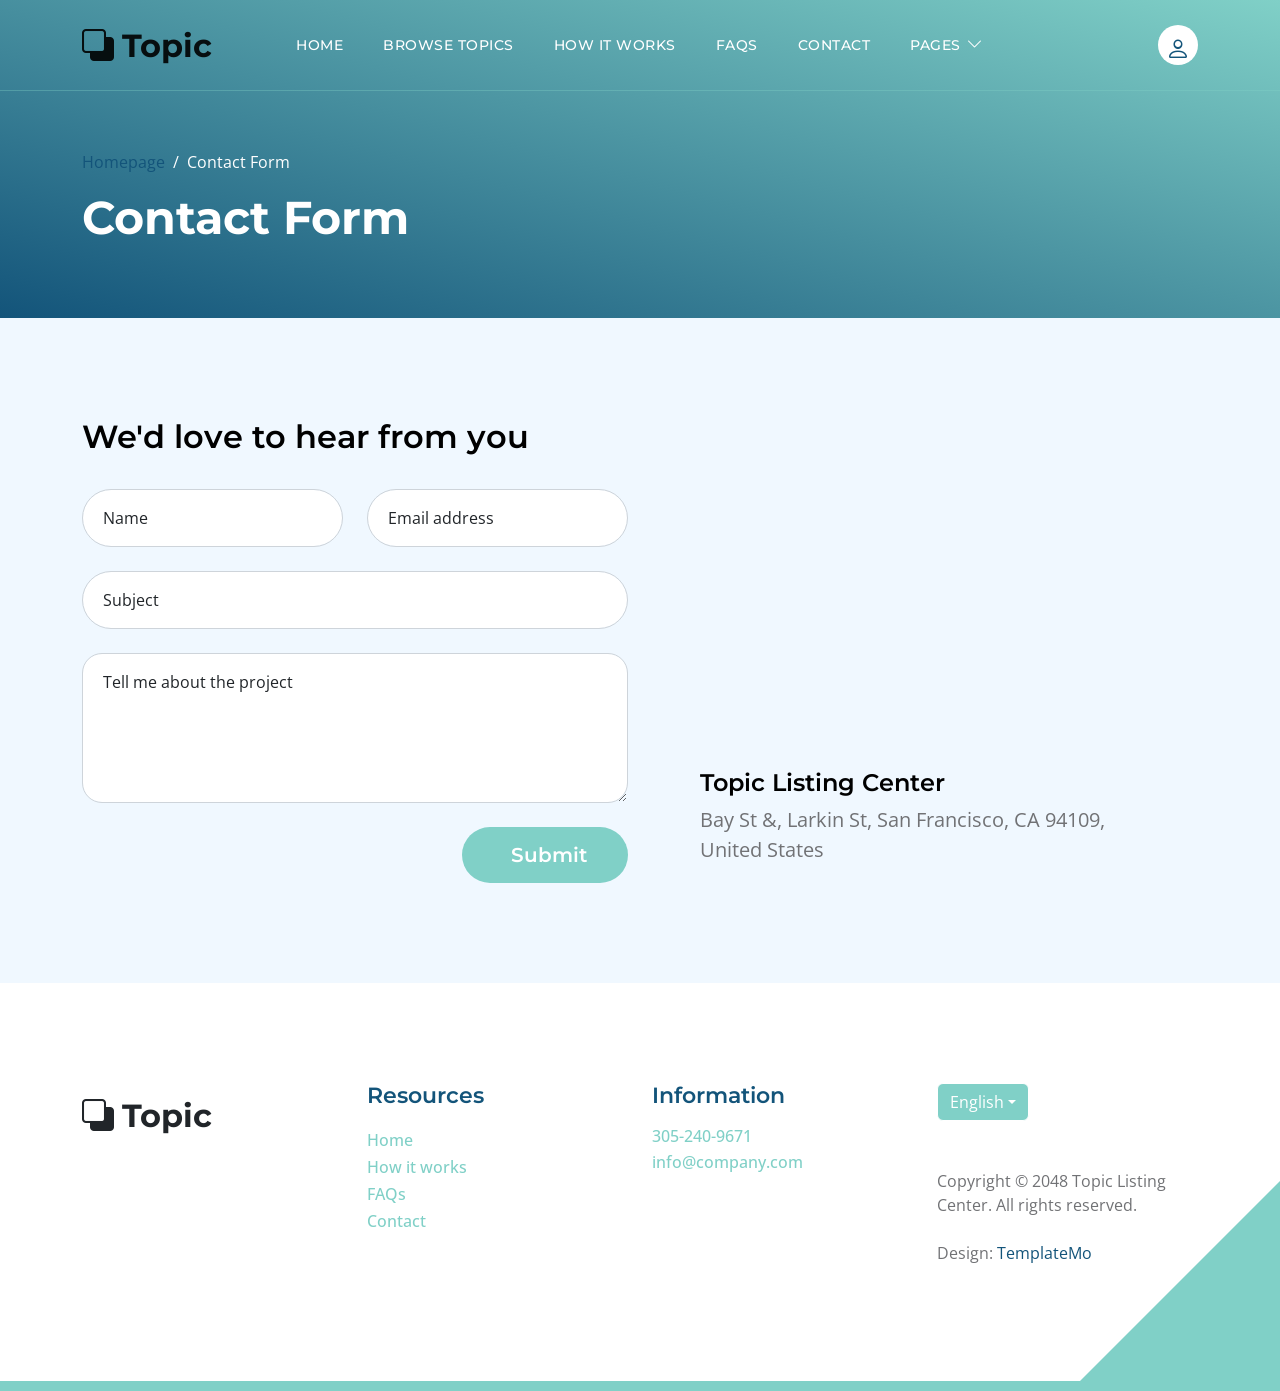
<file: static/contact.html>
<!doctype html>
<html lang="en">
    <head>
        <meta charset="utf-8">
        <meta name="viewport" content="width=device-width, initial-scale=1">

        <meta name="description" content="">
        <meta name="author" content="">

        <title>Topic Listing Contact Page</title>

        <!-- CSS FILES -->        
        <link rel="preconnect" href="https://fonts.googleapis.com">
        
        <link rel="preconnect" href="https://fonts.gstatic.com" crossorigin>

        <link href="https://fonts.googleapis.com/css2?family=Montserrat:wght@500;600;700&family=Open+Sans&display=swap" rel="stylesheet">
                        
        <link href="css/bootstrap.min.css" rel="stylesheet">

        <link href="css/bootstrap-icons.css" rel="stylesheet">

        <link href="css/templatemo-topic-listing.css" rel="stylesheet">
<!--

TemplateMo 590 topic listing

https://templatemo.com/tm-590-topic-listing

-->
    </head>
    
    <body class="topics-listing-page" id="top">

        <main>

            <nav class="navbar navbar-expand-lg">
                <div class="container">
                    <a class="navbar-brand" href="index.html">
                        <i class="bi-back"></i>
                        <span>Topic</span>
                    </a>

                    <div class="d-lg-none ms-auto me-4">
                        <a href="#top" class="navbar-icon bi-person smoothscroll"></a>
                    </div>
    
                    <button class="navbar-toggler" type="button" data-bs-toggle="collapse" data-bs-target="#navbarNav" aria-controls="navbarNav" aria-expanded="false" aria-label="Toggle navigation">
                        <span class="navbar-toggler-icon"></span>
                    </button>
    
                    <div class="collapse navbar-collapse" id="navbarNav">
                        <ul class="navbar-nav ms-lg-5 me-lg-auto">
                            <li class="nav-item">
                                <a class="nav-link click-scroll" href="index.html#section_1">Home</a>
                            </li>

                            <li class="nav-item">
                                <a class="nav-link click-scroll" href="index.html#section_2">Browse Topics</a>
                            </li>
    
                            <li class="nav-item">
                                <a class="nav-link click-scroll" href="index.html#section_3">How it works</a>
                            </li>

                            <li class="nav-item">
                                <a class="nav-link click-scroll" href="index.html#section_4">FAQs</a>
                            </li>
    
                            <li class="nav-item">
                                <a class="nav-link click-scroll" href="index.html#section_5">Contact</a>
                            </li>

                            <li class="nav-item dropdown">
                                <a class="nav-link dropdown-toggle" href="#section_5" id="navbarLightDropdownMenuLink" role="button" data-bs-toggle="dropdown" aria-expanded="false">Pages</a>

                                <ul class="dropdown-menu dropdown-menu-light" aria-labelledby="navbarLightDropdownMenuLink">
                                    <li><a class="dropdown-item" href="topics-listing.html">Topics Listing</a></li>

                                    <li><a class="dropdown-item active" href="contact.html">Contact Form</a></li>
                                </ul>
                            </li>
                        </ul>

                        <div class="d-none d-lg-block">
                            <a href="#top" class="navbar-icon bi-person smoothscroll"></a>
                        </div>
                    </div>
                </div>
            </nav>


            <header class="site-header d-flex flex-column justify-content-center align-items-center">
                <div class="container">
                    <div class="row align-items-center">

                        <div class="col-lg-5 col-12">
                            <nav aria-label="breadcrumb">
                                <ol class="breadcrumb">
                                    <li class="breadcrumb-item"><a href="index.html">Homepage</a></li>

                                    <li class="breadcrumb-item active" aria-current="page">Contact Form</li>
                                </ol>
                            </nav>

                            <h2 class="text-white">Contact Form</h2>
                        </div>

                    </div>
                </div>
            </header>


            <section class="section-padding section-bg">
                <div class="container">
                    <div class="row">

                        <div class="col-lg-12 col-12">
                            <h3 class="mb-4 pb-2">We'd love to hear from you</h3>
                        </div>

                        <div class="col-lg-6 col-12">
                            <form action="#" method="post" class="custom-form contact-form" role="form">
                                <div class="row">
                                    <div class="col-lg-6 col-md-6 col-12">
                                        <div class="form-floating">
                                            <input type="text" name="name" id="name" class="form-control" placeholder="Name" required="">
                                            
                                            <label for="floatingInput">Name</label>
                                        </div>
                                    </div>

                                    <div class="col-lg-6 col-md-6 col-12"> 
                                        <div class="form-floating">
                                            <input type="email" name="email" id="email" pattern="[^ @]*@[^ @]*" class="form-control" placeholder="Email address" required="">
                                            
                                            <label for="floatingInput">Email address</label>
                                        </div>
                                    </div>

                                    <div class="col-lg-12 col-12">
                                        <div class="form-floating">
                                            <input type="text" name="subject" id="name" class="form-control" placeholder="Name" required="">
                                            
                                            <label for="floatingInput">Subject</label>
                                        </div>

                                        <div class="form-floating">
                                            <textarea class="form-control" id="message" name="message" placeholder="Tell me about the project"></textarea>
                                            
                                            <label for="floatingTextarea">Tell me about the project</label>
                                        </div>
                                    </div>

                                    <div class="col-lg-4 col-12 ms-auto">
                                        <button type="submit" class="form-control">Submit</button>
                                    </div>

                                </div>
                            </form>
                        </div>

                        <div class="col-lg-5 col-12 mx-auto mt-5 mt-lg-0">
                            <iframe class="google-map" src="https://www.google.com/maps/embed?pb=!1m18!1m12!1m3!1d2595.065641062665!2d-122.4230416990949!3d37.80335401520422!2m3!1f0!2f0!3f0!3m2!1i1024!2i768!4f13.1!3m3!1m2!1s0x80858127459fabad%3A0x808ba520e5e9edb7!2sFrancisco%20Park!5e1!3m2!1sen!2sth!4v1684340239744!5m2!1sen!2sth" width="100%" height="250" style="border:0;" allowfullscreen="" loading="lazy" referrerpolicy="no-referrer-when-downgrade"></iframe>

                            <h5 class="mt-4 mb-2">Topic Listing Center</h5>

                            <p>Bay St &amp;, Larkin St, San Francisco, CA 94109, United States</p>
                        </div>

                    </div>
                </div>
            </section>
        </main>

        <footer class="site-footer section-padding">
            <div class="container">
                <div class="row">

                    <div class="col-lg-3 col-12 mb-4 pb-2">
                        <a class="navbar-brand mb-2" href="index.html">
                            <i class="bi-back"></i>
                            <span>Topic</span>
                        </a>
                    </div>

                    <div class="col-lg-3 col-md-4 col-6">
                        <h6 class="site-footer-title mb-3">Resources</h6>

                        <ul class="site-footer-links">
                            <li class="site-footer-link-item">
                                <a href="#" class="site-footer-link">Home</a>
                            </li>

                            <li class="site-footer-link-item">
                                <a href="#" class="site-footer-link">How it works</a>
                            </li>

                            <li class="site-footer-link-item">
                                <a href="#" class="site-footer-link">FAQs</a>
                            </li>

                            <li class="site-footer-link-item">
                                <a href="#" class="site-footer-link">Contact</a>
                            </li>
                        </ul>
                    </div>

                    <div class="col-lg-3 col-md-4 col-6 mb-4 mb-lg-0">
                        <h6 class="site-footer-title mb-3">Information</h6>

                        <p class="text-white d-flex mb-1">
                            <a href="tel: 305-240-9671" class="site-footer-link">
                                305-240-9671
                            </a>
                        </p>

                        <p class="text-white d-flex">
                            <a href="mailto:info@company.com" class="site-footer-link">
                                info@company.com
                            </a>
                        </p>
                    </div>

                    <div class="col-lg-3 col-md-4 col-12 mt-4 mt-lg-0 ms-auto">
                        <div class="dropdown">
                            <button class="btn btn-secondary dropdown-toggle" type="button" data-bs-toggle="dropdown" aria-expanded="false">
                            English</button>

                            <ul class="dropdown-menu">
                                <li><button class="dropdown-item" type="button">Thai</button></li>

                                <li><button class="dropdown-item" type="button">Myanmar</button></li>

                                <li><button class="dropdown-item" type="button">Arabic</button></li>
                            </ul>
                        </div>

                        <p class="copyright-text mt-lg-5 mt-4">Copyright © 2048 Topic Listing Center. All rights reserved.
                        <br><br>Design: <a rel="nofollow" href="https://templatemo.com" target="_blank">TemplateMo</a></p>
                        
                    </div>

                </div>
            </div>
        </footer>

        <!-- JAVASCRIPT FILES -->
        <script src="js/jquery.min.js"></script>
        <script src="js/bootstrap.bundle.min.js"></script>
        <script src="js/jquery.sticky.js"></script>
        <script src="js/custom.js"></script>

    </body>
</html>
</file>
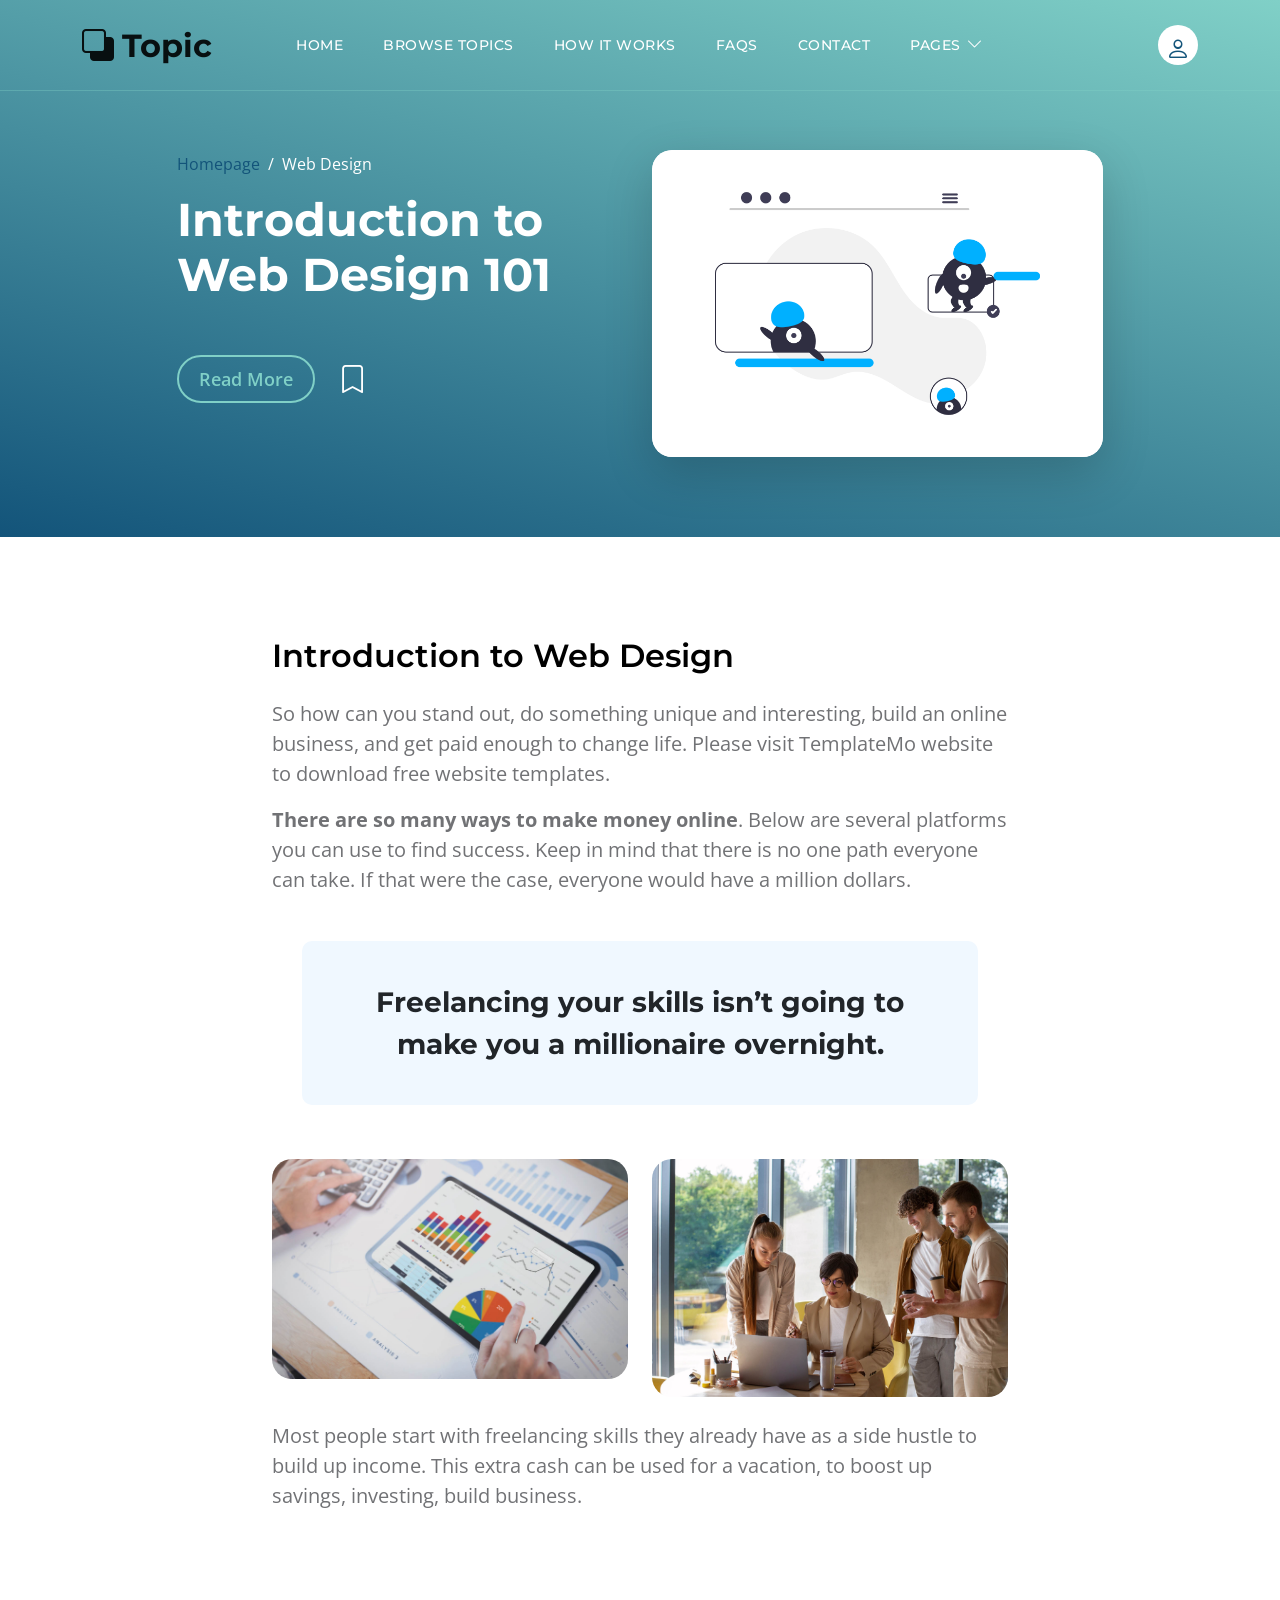
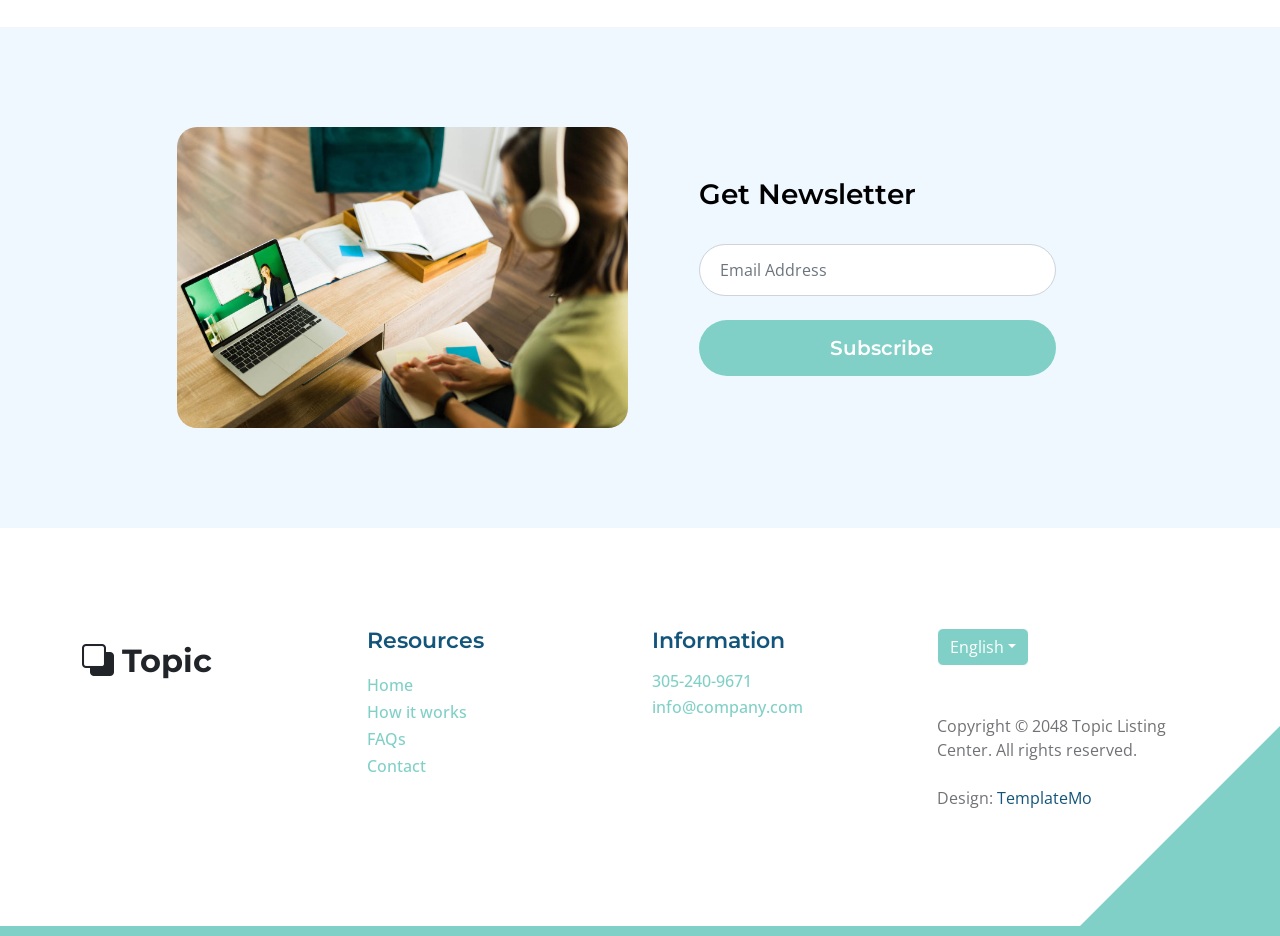
<file: static/topics-detail.html>
<!doctype html>
<html lang="en">
    <head>
        <meta charset="utf-8">
        <meta name="viewport" content="width=device-width, initial-scale=1">

        <meta name="description" content="">
        <meta name="author" content="">

        <title>Topic Detail Page</title>

        <!-- CSS FILES -->        
        <link rel="preconnect" href="https://fonts.googleapis.com">
        
        <link rel="preconnect" href="https://fonts.gstatic.com" crossorigin>

        <link href="https://fonts.googleapis.com/css2?family=Montserrat:wght@500;600;700&family=Open+Sans&display=swap" rel="stylesheet">
                        
        <link href="css/bootstrap.min.css" rel="stylesheet">

        <link href="css/bootstrap-icons.css" rel="stylesheet">

        <link href="css/templatemo-topic-listing.css" rel="stylesheet">
<!--

TemplateMo 590 topic listing

https://templatemo.com/tm-590-topic-listing

-->
    </head>
    
    <body id="top">

        <main>

            <nav class="navbar navbar-expand-lg">
                <div class="container">
                    <a class="navbar-brand" href="index.html">
                        <i class="bi-back"></i>
                        <span>Topic</span>
                    </a>

                    <div class="d-lg-none ms-auto me-4">
                        <a href="#top" class="navbar-icon bi-person smoothscroll"></a>
                    </div>
    
                    <button class="navbar-toggler" type="button" data-bs-toggle="collapse" data-bs-target="#navbarNav" aria-controls="navbarNav" aria-expanded="false" aria-label="Toggle navigation">
                        <span class="navbar-toggler-icon"></span>
                    </button>
    
                    <div class="collapse navbar-collapse" id="navbarNav">
                        <ul class="navbar-nav ms-lg-5 me-lg-auto">
                            <li class="nav-item">
                                <a class="nav-link click-scroll" href="index.html#section_1">Home</a>
                            </li>

                            <li class="nav-item">
                                <a class="nav-link click-scroll" href="index.html#section_2">Browse Topics</a>
                            </li>
    
                            <li class="nav-item">
                                <a class="nav-link click-scroll" href="index.html#section_3">How it works</a>
                            </li>

                            <li class="nav-item">
                                <a class="nav-link click-scroll" href="index.html#section_4">FAQs</a>
                            </li>
    
                            <li class="nav-item">
                                <a class="nav-link click-scroll" href="index.html#section_5">Contact</a>
                            </li>

                            <li class="nav-item dropdown">
                                <a class="nav-link dropdown-toggle" href="#section_5" id="navbarLightDropdownMenuLink" role="button" data-bs-toggle="dropdown" aria-expanded="false">Pages</a>

                                <ul class="dropdown-menu dropdown-menu-light" aria-labelledby="navbarLightDropdownMenuLink">
                                    <li><a class="dropdown-item" href="topics-listing.html">Topics Listing</a></li>

                                    <li><a class="dropdown-item" href="contact.html">Contact Form</a></li>
                                </ul>
                            </li>
                        </ul>

                        <div class="d-none d-lg-block">
                            <a href="#top" class="navbar-icon bi-person smoothscroll"></a>
                        </div>
                    </div>
                </div>
            </nav>
            

            <header class="site-header d-flex flex-column justify-content-center align-items-center">
                <div class="container">
                    <div class="row justify-content-center align-items-center">

                        <div class="col-lg-5 col-12 mb-5">
                            <nav aria-label="breadcrumb">
                                <ol class="breadcrumb">
                                    <li class="breadcrumb-item"><a href="index.html">Homepage</a></li>

                                    <li class="breadcrumb-item active" aria-current="page">Web Design</li>
                                </ol>
                            </nav>

                            <h2 class="text-white">Introduction to <br> Web Design 101</h2>

                            <div class="d-flex align-items-center mt-5">
                                <a href="#topics-detail" class="btn custom-btn custom-border-btn smoothscroll me-4">Read More</a>

                                <a href="#top" class="custom-icon bi-bookmark smoothscroll"></a>
                            </div>
                        </div>

                        <div class="col-lg-5 col-12">
                            <div class="topics-detail-block bg-white shadow-lg">
                                <img src="images/topics/undraw_Remote_design_team_re_urdx.png" class="topics-detail-block-image img-fluid">
                            </div>
                        </div>

                    </div>
                </div>
            </header>


            <section class="topics-detail-section section-padding" id="topics-detail">
                <div class="container">
                    <div class="row">

                        <div class="col-lg-8 col-12 m-auto">
                            <h3 class="mb-4">Introduction to Web Design</h3>

                            <p>So how can you stand out, do something unique and interesting, build an online business, and get paid enough to change life. Please visit TemplateMo website to download free website templates.</p>

                            <p><strong>There are so many ways to make money online</strong>. Below are several platforms you can use to find success. Keep in mind that there is no one path everyone can take. If that were the case, everyone would have a million dollars.</p>

                            <blockquote>
                                Freelancing your skills isn’t going to make you a millionaire overnight.
                            </blockquote>

                            <div class="row my-4">
                                <div class="col-lg-6 col-md-6 col-12">
                                    <img src="images/businesswoman-using-tablet-analysis.jpg" class="topics-detail-block-image img-fluid">
                                </div>

                                <div class="col-lg-6 col-md-6 col-12 mt-4 mt-lg-0 mt-md-0">
                                    <img src="images/colleagues-working-cozy-office-medium-shot.jpg" class="topics-detail-block-image img-fluid">
                                </div>
                            </div>

                            <p>Most people start with freelancing skills they already have as a side hustle to build up income. This extra cash can be used for a vacation, to boost up savings, investing, build business.</p>
                        </div>

                    </div>
                </div>
            </section>


            <section class="section-padding section-bg">
                <div class="container">
                    <div class="row justify-content-center">

                        <div class="col-lg-5 col-12">
                            <img src="images/rear-view-young-college-student.jpg" class="newsletter-image img-fluid" alt="">
                        </div>

                        <div class="col-lg-5 col-12 subscribe-form-wrap d-flex justify-content-center align-items-center">
                            <form class="custom-form subscribe-form" action="#" method="post" role="form">
                                <h4 class="mb-4 pb-2">Get Newsletter</h4>

                                <input type="email" name="subscribe-email" id="subscribe-email" pattern="[^ @]*@[^ @]*" class="form-control" placeholder="Email Address" required="">

                                <div class="col-lg-12 col-12">
                                    <button type="submit" class="form-control">Subscribe</button>
                                </div>
                            </form>
                        </div>

                    </div>
                </div>
            </section>
        </main>
		
        <footer class="site-footer section-padding">
            <div class="container">
                <div class="row">

                    <div class="col-lg-3 col-12 mb-4 pb-2">
                        <a class="navbar-brand mb-2" href="index.html">
                            <i class="bi-back"></i>
                            <span>Topic</span>
                        </a>
                    </div>

                    <div class="col-lg-3 col-md-4 col-6">
                        <h6 class="site-footer-title mb-3">Resources</h6>

                        <ul class="site-footer-links">
                            <li class="site-footer-link-item">
                                <a href="#" class="site-footer-link">Home</a>
                            </li>

                            <li class="site-footer-link-item">
                                <a href="#" class="site-footer-link">How it works</a>
                            </li>

                            <li class="site-footer-link-item">
                                <a href="#" class="site-footer-link">FAQs</a>
                            </li>

                            <li class="site-footer-link-item">
                                <a href="#" class="site-footer-link">Contact</a>
                            </li>
                        </ul>
                    </div>

                    <div class="col-lg-3 col-md-4 col-6 mb-4 mb-lg-0">
                        <h6 class="site-footer-title mb-3">Information</h6>

                        <p class="text-white d-flex mb-1">
                            <a href="tel: 305-240-9671" class="site-footer-link">
                                305-240-9671
                            </a>
                        </p>

                        <p class="text-white d-flex">
                            <a href="mailto:info@company.com" class="site-footer-link">
                                info@company.com
                            </a>
                        </p>
                    </div>

                    <div class="col-lg-3 col-md-4 col-12 mt-4 mt-lg-0 ms-auto">
                        <div class="dropdown">
                            <button class="btn btn-secondary dropdown-toggle" type="button" data-bs-toggle="dropdown" aria-expanded="false">
                            English</button>

                            <ul class="dropdown-menu">
                                <li><button class="dropdown-item" type="button">Thai</button></li>

                                <li><button class="dropdown-item" type="button">Myanmar</button></li>

                                <li><button class="dropdown-item" type="button">Arabic</button></li>
                            </ul>
                        </div>

                        <p class="copyright-text mt-lg-5 mt-4">Copyright © 2048 Topic Listing Center. All rights reserved.
                        <br><br>Design: <a rel="nofollow" href="https://templatemo.com" target="_blank">TemplateMo</a></p>
                        
                    </div>

                </div>
            </div>
        </footer>

        <!-- JAVASCRIPT FILES -->
        <script src="js/jquery.min.js"></script>
        <script src="js/bootstrap.bundle.min.js"></script>
        <script src="js/jquery.sticky.js"></script>
        <script src="js/custom.js"></script>

    </body>
</html>
</file>
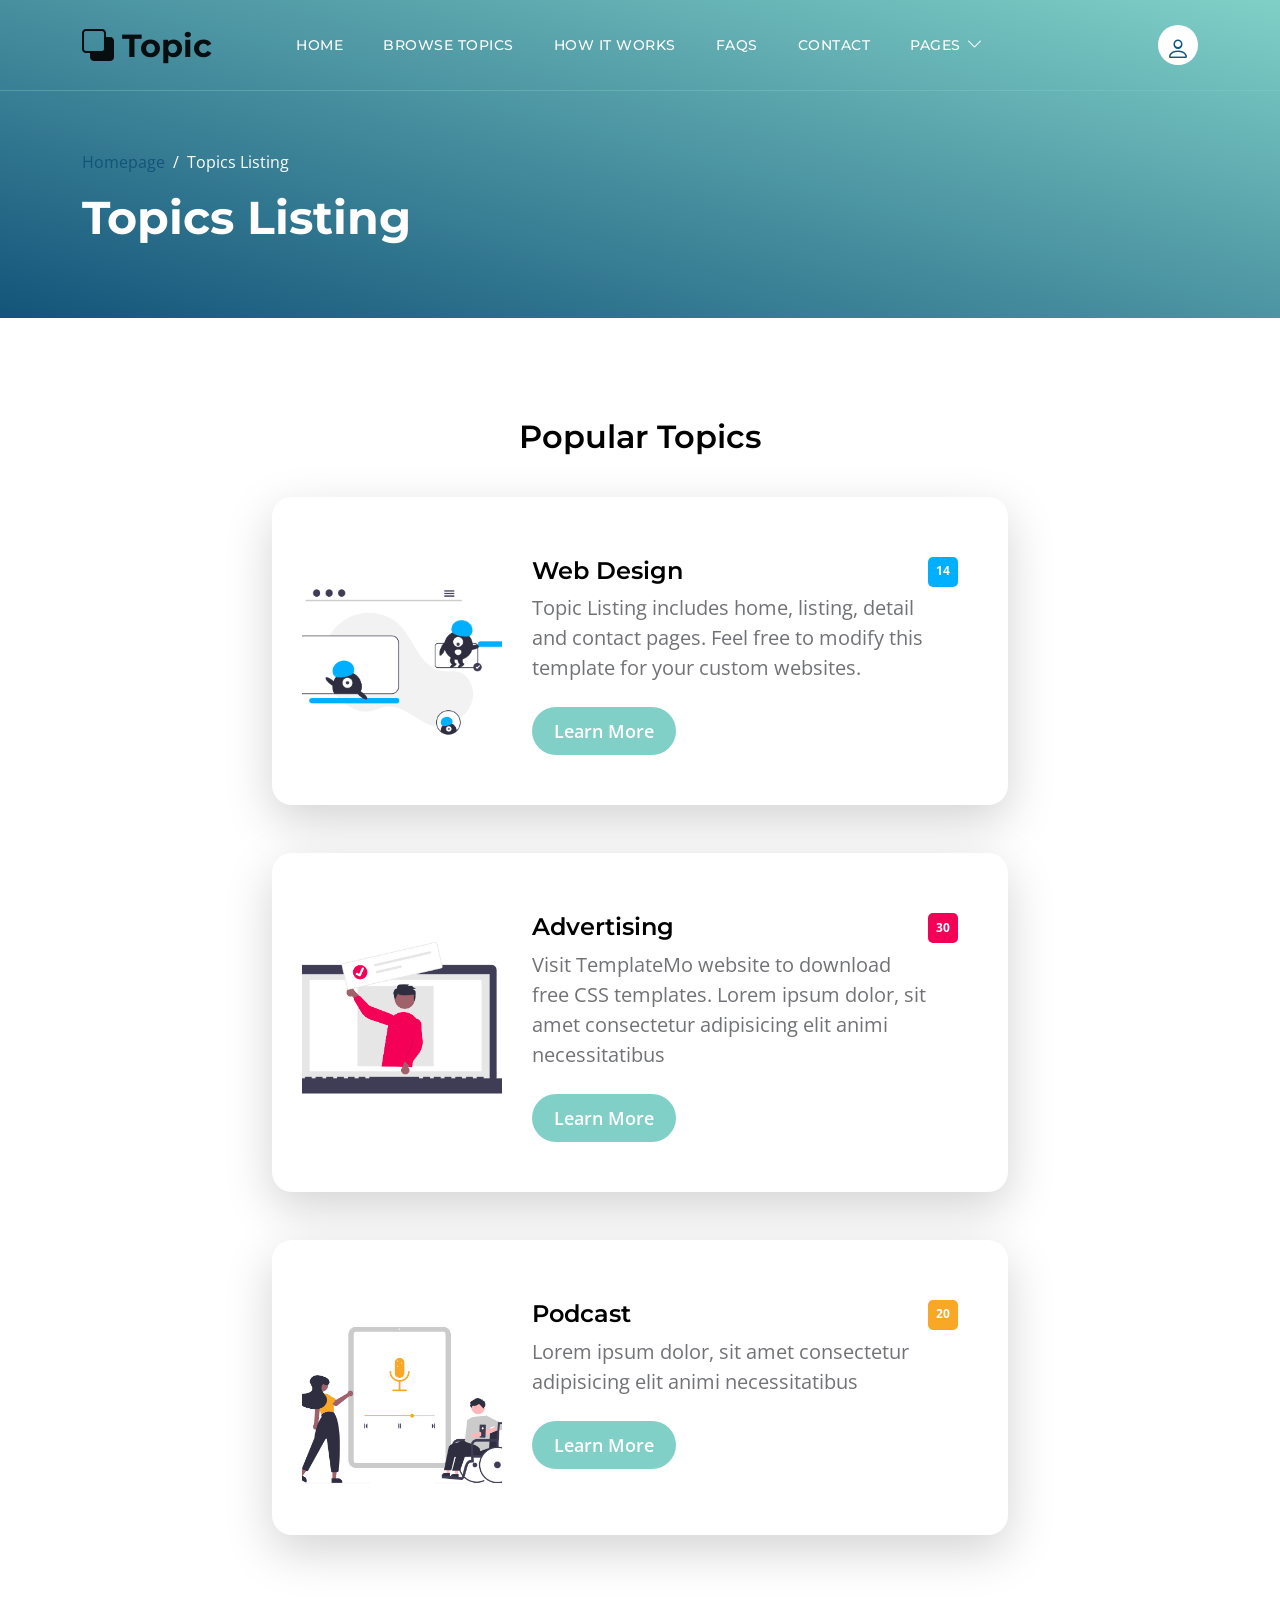
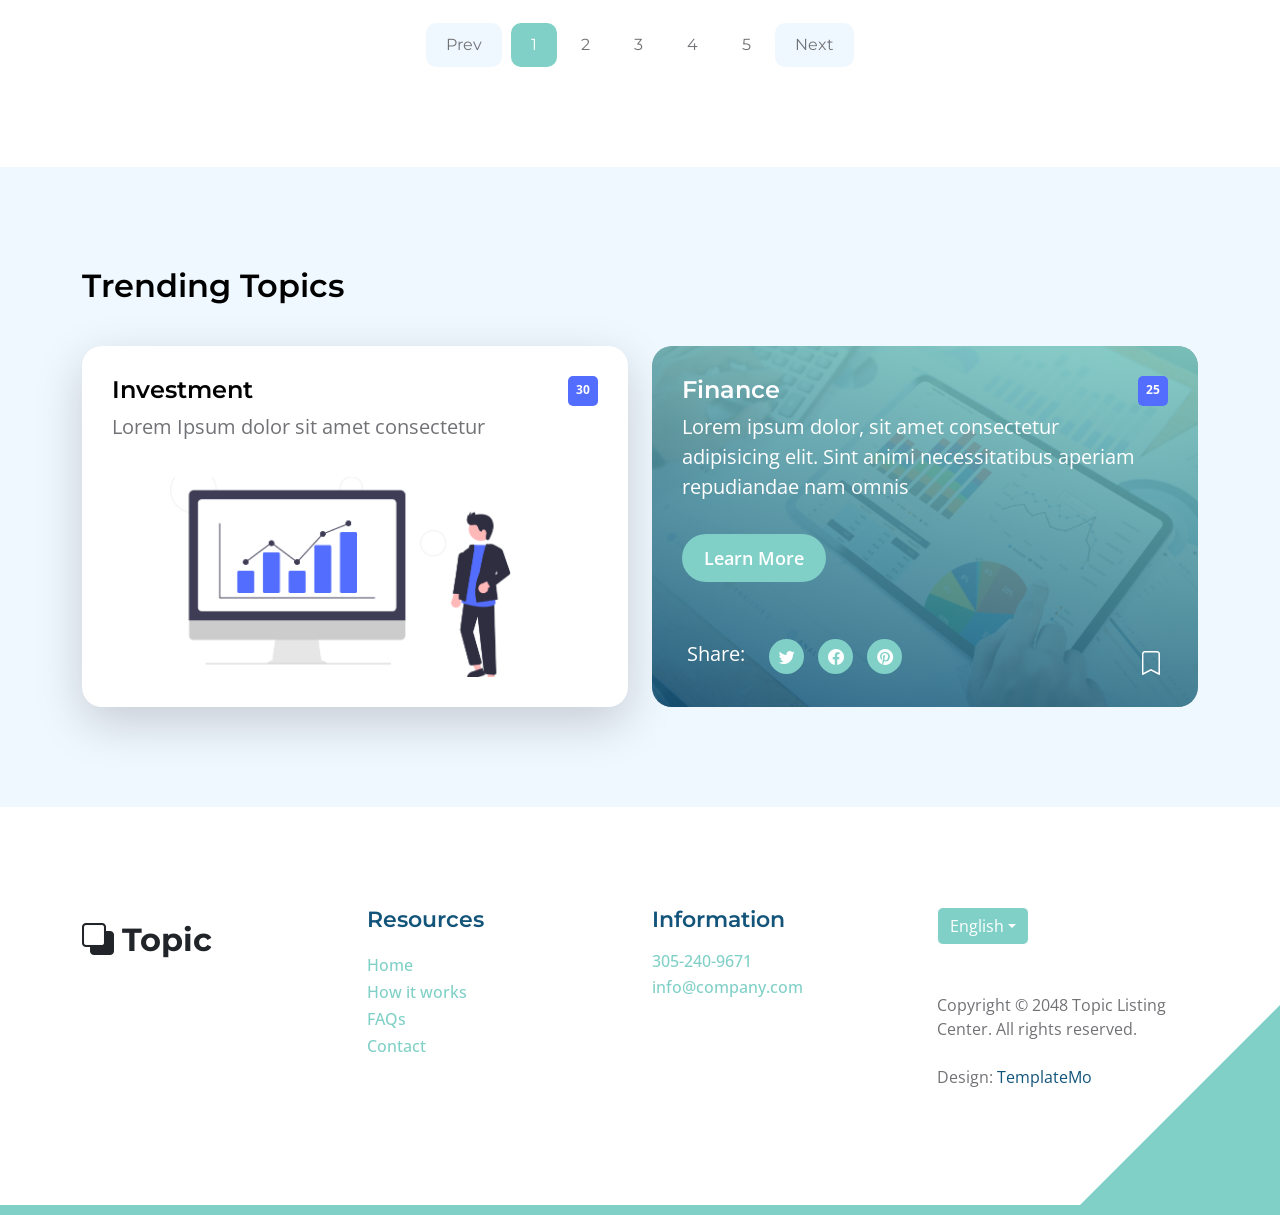
<file: static/topics-listing.html>
<!doctype html>
<html lang="en">
    <head>
        <meta charset="utf-8">
        <meta name="viewport" content="width=device-width, initial-scale=1">

        <meta name="description" content="">
        <meta name="author" content="">

        <title>Topic Listing Page</title>

        <!-- CSS FILES -->        
        <link rel="preconnect" href="https://fonts.googleapis.com">
        
        <link rel="preconnect" href="https://fonts.gstatic.com" crossorigin>

        <link href="https://fonts.googleapis.com/css2?family=Montserrat:wght@500;600;700&family=Open+Sans&display=swap" rel="stylesheet">
                        
        <link href="css/bootstrap.min.css" rel="stylesheet">

        <link href="css/bootstrap-icons.css" rel="stylesheet">

        <link href="css/templatemo-topic-listing.css" rel="stylesheet">
<!--

TemplateMo 590 topic listing

https://templatemo.com/tm-590-topic-listing

-->
    </head>
    
    <body class="topics-listing-page" id="top">

        <main>

            <nav class="navbar navbar-expand-lg">
                <div class="container">
                    <a class="navbar-brand" href="index.html">
                        <i class="bi-back"></i>
                        <span>Topic</span>
                    </a>

                    <div class="d-lg-none ms-auto me-4">
                        <a href="#top" class="navbar-icon bi-person smoothscroll"></a>
                    </div>
    
                    <button class="navbar-toggler" type="button" data-bs-toggle="collapse" data-bs-target="#navbarNav" aria-controls="navbarNav" aria-expanded="false" aria-label="Toggle navigation">
                        <span class="navbar-toggler-icon"></span>
                    </button>
    
                    <div class="collapse navbar-collapse" id="navbarNav">
                        <ul class="navbar-nav ms-lg-5 me-lg-auto">
                            <li class="nav-item">
                                <a class="nav-link click-scroll" href="index.html#section_1">Home</a>
                            </li>

                            <li class="nav-item">
                                <a class="nav-link click-scroll" href="index.html#section_2">Browse Topics</a>
                            </li>
    
                            <li class="nav-item">
                                <a class="nav-link click-scroll" href="index.html#section_3">How it works</a>
                            </li>

                            <li class="nav-item">
                                <a class="nav-link click-scroll" href="index.html#section_4">FAQs</a>
                            </li>
    
                            <li class="nav-item">
                                <a class="nav-link click-scroll" href="index.html#section_5">Contact</a>
                            </li>

                            <li class="nav-item dropdown">
                                <a class="nav-link dropdown-toggle" href="#section_5" id="navbarLightDropdownMenuLink" role="button" data-bs-toggle="dropdown" aria-expanded="false">Pages</a>

                                <ul class="dropdown-menu dropdown-menu-light" aria-labelledby="navbarLightDropdownMenuLink">
                                    <li><a class="dropdown-item active" href="topics-listing.html">Topics Listing</a></li>

                                    <li><a class="dropdown-item" href="contact.html">Contact Form</a></li>
                                </ul>
                            </li>
                        </ul>

                        <div class="d-none d-lg-block">
                            <a href="#top" class="navbar-icon bi-person smoothscroll"></a>
                        </div>
                    </div>
                </div>
            </nav>


            <header class="site-header d-flex flex-column justify-content-center align-items-center">
                <div class="container">
                    <div class="row align-items-center">

                        <div class="col-lg-5 col-12">
                            <nav aria-label="breadcrumb">
                                <ol class="breadcrumb">
                                    <li class="breadcrumb-item"><a href="index.html">Homepage</a></li>

                                    <li class="breadcrumb-item active" aria-current="page">Topics Listing</li>
                                </ol>
                            </nav>

                            <h2 class="text-white">Topics Listing</h2>
                        </div>

                    </div>
                </div>
            </header>


            <section class="section-padding">
                <div class="container">
                    <div class="row">

                        <div class="col-lg-12 col-12 text-center">
                            <h3 class="mb-4">Popular Topics</h3>
                        </div>

                        <div class="col-lg-8 col-12 mt-3 mx-auto">
                            <div class="custom-block custom-block-topics-listing bg-white shadow-lg mb-5">
                                <div class="d-flex">
                                    <img src="images/topics/undraw_Remote_design_team_re_urdx.png" class="custom-block-image img-fluid" alt="">

                                    <div class="custom-block-topics-listing-info d-flex">
                                        <div>
                                            <h5 class="mb-2">Web Design</h5>

                                            <p class="mb-0">Topic Listing includes home, listing, detail and contact pages. Feel free to modify this template for your custom websites.</p>

                                            <a href="topics-detail.html" class="btn custom-btn mt-3 mt-lg-4">Learn More</a>
                                        </div>

                                        <span class="badge bg-design rounded-pill ms-auto">14</span>
                                    </div>
                                </div>
                            </div>

                            <div class="custom-block custom-block-topics-listing bg-white shadow-lg mb-5">
                                <div class="d-flex">
                                    <img src="images/topics/undraw_online_ad_re_ol62.png" class="custom-block-image img-fluid" alt="">

                                    <div class="custom-block-topics-listing-info d-flex">
                                        <div>
                                            <h5 class="mb-2">Advertising</h5>

                                            <p class="mb-0">Visit TemplateMo website to download free CSS templates. Lorem ipsum dolor, sit amet consectetur adipisicing elit animi necessitatibus</p>

                                            <a href="topics-detail.html" class="btn custom-btn mt-3 mt-lg-4">Learn More</a>
                                        </div>

                                        <span class="badge bg-advertising rounded-pill ms-auto">30</span>
                                    </div>
                                </div>
                            </div>

                            <div class="custom-block custom-block-topics-listing bg-white shadow-lg mb-5">
                                <div class="d-flex">
                                    <img src="images/topics/undraw_Podcast_audience_re_4i5q.png" class="custom-block-image img-fluid" alt="">

                                    <div class="custom-block-topics-listing-info d-flex">
                                        <div>
                                            <h5 class="mb-2">Podcast</h5>

                                            <p class="mb-0">Lorem ipsum dolor, sit amet consectetur adipisicing elit animi necessitatibus</p>

                                            <a href="topics-detail.html" class="btn custom-btn mt-3 mt-lg-4">Learn More</a>
                                        </div>

                                        <span class="badge bg-music rounded-pill ms-auto">20</span>
                                    </div>
                                </div>
                            </div>
                        </div>

                        <div class="col-lg-12 col-12">
                            <nav aria-label="Page navigation example">
                                <ul class="pagination justify-content-center mb-0">
                                    <li class="page-item">
                                        <a class="page-link" href="#" aria-label="Previous">
                                            <span aria-hidden="true">Prev</span>
                                        </a>
                                    </li>

                                    <li class="page-item active" aria-current="page">
                                        <a class="page-link" href="#">1</a>
                                    </li>
                                    
                                    <li class="page-item">
                                        <a class="page-link" href="#">2</a>
                                    </li>
                                    
                                    <li class="page-item">
                                        <a class="page-link" href="#">3</a>
                                    </li>

                                    <li class="page-item">
                                        <a class="page-link" href="#">4</a>
                                    </li>

                                    <li class="page-item">
                                        <a class="page-link" href="#">5</a>
                                    </li>
                                    
                                    <li class="page-item">
                                        <a class="page-link" href="#" aria-label="Next">
                                            <span aria-hidden="true">Next</span>
                                        </a>
                                    </li>
                                </ul>
                            </nav>
                        </div>

                    </div>
                </div>
            </section>


            <section class="section-padding section-bg">
                <div class="container">
                    <div class="row">

                        <div class="col-lg-12 col-12">
                            <h3 class="mb-4">Trending Topics</h3>
                        </div>

                        <div class="col-lg-6 col-md-6 col-12 mt-3 mb-4 mb-lg-0">
                            <div class="custom-block bg-white shadow-lg">
                                <a href="topics-detail.html">
                                    <div class="d-flex">
                                        <div>
                                            <h5 class="mb-2">Investment</h5>

                                            <p class="mb-0">Lorem Ipsum dolor sit amet consectetur</p>
                                        </div>

                                        <span class="badge bg-finance rounded-pill ms-auto">30</span>
                                    </div>

                                    <img src="images/topics/undraw_Finance_re_gnv2.png" class="custom-block-image img-fluid" alt="">
                                </a>
                            </div>
                        </div>

                        <div class="col-lg-6 col-md-6 col-12 mt-lg-3">
                            <div class="custom-block custom-block-overlay">
                                <div class="d-flex flex-column h-100">
                                    <img src="images/businesswoman-using-tablet-analysis.jpg" class="custom-block-image img-fluid" alt="">

                                    <div class="custom-block-overlay-text d-flex">
                                        <div>
                                            <h5 class="text-white mb-2">Finance</h5>

                                            <p class="text-white">Lorem ipsum dolor, sit amet consectetur adipisicing elit. Sint animi necessitatibus aperiam repudiandae nam omnis</p>

                                            <a href="topics-detail.html" class="btn custom-btn mt-2 mt-lg-3">Learn More</a>
                                        </div>

                                        <span class="badge bg-finance rounded-pill ms-auto">25</span>
                                    </div>

                                    <div class="social-share d-flex">
                                        <p class="text-white me-4">Share:</p>

                                        <ul class="social-icon">
                                            <li class="social-icon-item">
                                                <a href="#" class="social-icon-link bi-twitter"></a>
                                            </li>

                                            <li class="social-icon-item">
                                                <a href="#" class="social-icon-link bi-facebook"></a>
                                            </li>

                                            <li class="social-icon-item">
                                                <a href="#" class="social-icon-link bi-pinterest"></a>
                                            </li>
                                        </ul>

                                        <a href="#" class="custom-icon bi-bookmark ms-auto"></a>
                                    </div>

                                    <div class="section-overlay"></div>
                                </div>
                            </div>
                        </div>

                    </div>
                </div>
            </section>
        </main>

		<footer class="site-footer section-padding">
            <div class="container">
                <div class="row">

                    <div class="col-lg-3 col-12 mb-4 pb-2">
                        <a class="navbar-brand mb-2" href="index.html">
                            <i class="bi-back"></i>
                            <span>Topic</span>
                        </a>
                    </div>

                    <div class="col-lg-3 col-md-4 col-6">
                        <h6 class="site-footer-title mb-3">Resources</h6>

                        <ul class="site-footer-links">
                            <li class="site-footer-link-item">
                                <a href="#" class="site-footer-link">Home</a>
                            </li>

                            <li class="site-footer-link-item">
                                <a href="#" class="site-footer-link">How it works</a>
                            </li>

                            <li class="site-footer-link-item">
                                <a href="#" class="site-footer-link">FAQs</a>
                            </li>

                            <li class="site-footer-link-item">
                                <a href="#" class="site-footer-link">Contact</a>
                            </li>
                        </ul>
                    </div>

                    <div class="col-lg-3 col-md-4 col-6 mb-4 mb-lg-0">
                        <h6 class="site-footer-title mb-3">Information</h6>

                        <p class="text-white d-flex mb-1">
                            <a href="tel: 305-240-9671" class="site-footer-link">
                                305-240-9671
                            </a>
                        </p>

                        <p class="text-white d-flex">
                            <a href="mailto:info@company.com" class="site-footer-link">
                                info@company.com
                            </a>
                        </p>
                    </div>

                    <div class="col-lg-3 col-md-4 col-12 mt-4 mt-lg-0 ms-auto">
                        <div class="dropdown">
                            <button class="btn btn-secondary dropdown-toggle" type="button" data-bs-toggle="dropdown" aria-expanded="false">
                            English</button>

                            <ul class="dropdown-menu">
                                <li><button class="dropdown-item" type="button">Thai</button></li>

                                <li><button class="dropdown-item" type="button">Myanmar</button></li>

                                <li><button class="dropdown-item" type="button">Arabic</button></li>
                            </ul>
                        </div>

                        <p class="copyright-text mt-lg-5 mt-4">Copyright © 2048 Topic Listing Center. All rights reserved.
                        <br><br>Design: <a rel="nofollow" href="https://templatemo.com" target="_blank">TemplateMo</a></p>
                        
                    </div>

                </div>
            </div>
        </footer>

        <!-- JAVASCRIPT FILES -->
        <script src="js/jquery.min.js"></script>
        <script src="js/bootstrap.bundle.min.js"></script>
        <script src="js/jquery.sticky.js"></script>
        <script src="js/custom.js"></script>

    </body>
</html>
</file>
<file: static/css/templatemo-topic-listing.css>
/*

TemplateMo 590 topic listing

https://templatemo.com/tm-590-topic-listing

*/

/*---------------------------------------
  CUSTOM PROPERTIES ( VARIABLES )             
-----------------------------------------*/
:root {
  --white-color:                  #ffffff;
  --primary-color:                #13547a;
  --secondary-color:              #80d0c7;
  --section-bg-color:             #f0f8ff;
  --custom-btn-bg-color:          #80d0c7;
  --custom-btn-bg-hover-color:    #13547a;
  --dark-color:                   #000000;
  --p-color:                      #717275;
  --border-color:                 #7fffd4;
  --link-hover-color:             #13547a;

  --body-font-family:             'Open Sans', sans-serif;
  --title-font-family:            'Montserrat', sans-serif;

  --h1-font-size:                 58px;
  --h2-font-size:                 46px;
  --h3-font-size:                 32px;
  --h4-font-size:                 28px;
  --h5-font-size:                 24px;
  --h6-font-size:                 22px;
  --p-font-size:                  20px;
  --menu-font-size:               14px;
  --btn-font-size:                18px;
  --copyright-font-size:          16px;

  --border-radius-large:          100px;
  --border-radius-medium:         20px;
  --border-radius-small:          10px;

  --font-weight-normal:           400;
  --font-weight-medium:           500;
  --font-weight-semibold:         600;
  --font-weight-bold:             700;
}

body {
  background-color: var(--white-color);
  font-family: var(--body-font-family); 
}


/*---------------------------------------
  TYPOGRAPHY               
-----------------------------------------*/

h2,
h3,
h4,
h5,
h6 {
  color: var(--dark-color);
}

h1,
h2,
h3,
h4,
h5,
h6 {
  font-family: var(--title-font-family); 
  font-weight: var(--font-weight-semibold);
}

h1 {
  font-size: var(--h1-font-size);
  font-weight: var(--font-weight-bold);
}

h2 {
  font-size: var(--h2-font-size);
  font-weight: var(--font-weight-bold);
}

h3 {
  font-size: var(--h3-font-size);
}

h4 {
  font-size: var(--h4-font-size);
}

h5 {
  font-size: var(--h5-font-size);
}

h6 {
  color: var(--primary-color);
  font-size: var(--h6-font-size);
}

p {
  color: var(--p-color);
  font-size: var(--p-font-size);
  font-weight: var(--font-weight-normal);
}

ul li {
  color: var(--p-color);
  font-size: var(--p-font-size);
  font-weight: var(--font-weight-normal);
}

a, 
button {
  touch-action: manipulation;
  transition: all 0.3s;
}

a {
  display: inline-block;
  color: var(--primary-color);
  text-decoration: none;
}

a:hover {
  color: var(--link-hover-color);
}

b,
strong {
  font-weight: var(--font-weight-bold);
}


/*---------------------------------------
  SECTION               
-----------------------------------------*/
.section-padding {
  padding-top: 100px;
  padding-bottom: 100px;
}

.section-bg {
  background-color: var(--section-bg-color);
}

.section-overlay {
  background-image: linear-gradient(15deg, #13547a 0%, #80d0c7 100%);
  position: absolute;
  top: 0;
  left: 0;
  pointer-events: none;
  width: 100%;
  height: 100%;
  opacity: 0.85;
}

.section-overlay + .container {
  position: relative;
}

.tab-content {
  background-color: var(--white-color);
  border-radius: var(--border-radius-medium);
}

.nav-tabs {
  border-bottom: 1px solid #ecf3f2;
  margin-bottom: 40px;
  justify-content: center;
}

.nav-tabs .nav-link {
  border-radius: 0;
  border-top: 0;
  border-right: 0;
  border-left: 0;
  color: var(--p-color);
  font-family: var(--title-font-family);
  font-size: var(--btn-font-size);
  font-weight: var(--font-weight-medium);
  padding: 15px 25px;
  transition: all 0.3s;
}

.nav-tabs .nav-link:first-child {
  margin-right: 20px;
}

.nav-tabs .nav-item.show .nav-link, 
.nav-tabs .nav-link.active,
.nav-tabs .nav-link:focus, 
.nav-tabs .nav-link:hover {
  border-bottom-color: var(--primary-color);
  color: var(--primary-color);
}


/*---------------------------------------
  CUSTOM ICON COLOR               
-----------------------------------------*/
.custom-icon {
  color: var(--secondary-color);
}


/*---------------------------------------
  CUSTOM BUTTON               
-----------------------------------------*/
.custom-btn {
  background: var(--custom-btn-bg-color);
  border: 2px solid transparent;
  border-radius: var(--border-radius-large);
  color: var(--white-color);
  font-size: var(--btn-font-size);
  font-weight: var(--font-weight-semibold);
  line-height: normal;
  transition: all 0.3s;
  padding: 10px 20px;
}

.custom-btn:hover {
  background: var(--custom-btn-bg-hover-color);
  color: var(--white-color);
}

.custom-border-btn {
  background: transparent;
  border: 2px solid var(--custom-btn-bg-color);
  color: var(--custom-btn-bg-color);
}

.custom-border-btn:hover {
  background: var(--custom-btn-bg-color);
  border-color: transparent;
  color: var(--white-color);
}

.custom-btn-bg-white {
  border-color: var(--white-color);
  color: var(--white-color);
}


/*---------------------------------------
  SITE HEADER              
-----------------------------------------*/
.site-header {
  background-image: linear-gradient(15deg, #13547a 0%, #80d0c7 100%);
  padding-top: 150px;
  padding-bottom: 80px;
}

.site-header .container {
  height: 100%;
}

.breadcrumb-item+.breadcrumb-item::before,
.breadcrumb-item a:hover,
.breadcrumb-item.active {
  color: var(--white-color);
}

.site-header .custom-icon {
  color: var(--white-color);
  font-size: var(--h4-font-size);
}

.site-header .custom-icon:hover {
  color: var(--secondary-color);
}


/*---------------------------------------
  NAVIGATION              
-----------------------------------------*/
.sticky-wrapper {
  position: absolute;
  top: 0;
  right: 0;
  left: 0;
}

.sticky-wrapper.is-sticky .navbar {
  background-color: var(--secondary-color);
}

.navbar {
  background: transparent;
  border-bottom: 1px solid rgba(128, 208, 199, 0.35);
  z-index: 9;
}

.navbar-brand,
.navbar-brand:hover {
  font-size: var(--h3-font-size);
  font-weight: var(--font-weight-bold);
  display: block;
}

.navbar-brand span {
  font-family: var(--title-font-family);
}

.navbar-expand-lg .navbar-nav .nav-link {
  border-radius: var(--border-radius-large);
  margin: 10px;
  padding: 10px;
}

.navbar-nav .nav-link {
  display: inline-block;
  color: var(--white-color);
  font-family: var(--title-font-family); 
  font-size: var(--menu-font-size);
  font-weight: var(--font-weight-medium);
  text-transform: uppercase;
  letter-spacing: 0.5px;
  position: relative;
  padding-top: 15px;
  padding-bottom: 15px;
}

.navbar-nav .nav-link.active, 
.navbar-nav .nav-link:hover {
  color: var(--primary-color);
}

.navbar .dropdown-menu {
  background: var(--white-color);
  box-shadow: 0 1rem 3rem rgba(0,0,0,.175);
  border: 0;
  display: inherit;
  opacity: 0;
  min-width: 9rem;
  margin-top: 20px;
  padding: 13px 0 10px 0;
  transition: all 0.3s;
  pointer-events: none;
}

.navbar .dropdown-menu::before {
  content: "";
  width: 0;
  height: 0;
  border-left: 20px solid transparent;
  border-right: 20px solid transparent;
  border-bottom: 15px solid var(--white-color);
  position: absolute;
  top: -10px;
  left: 10px;
}

.navbar .dropdown-item {
  display: inline-block;
  color: var(--p-bg-color);
  font-family: var(--title-font-family); 
  font-size: var(--menu-font-size);
  font-weight: var(--font-weight-medium);
  text-transform: uppercase;
  letter-spacing: 0.5px;
  position: relative;
}

.navbar .dropdown-item.active, 
.navbar .dropdown-item:active,
.navbar .dropdown-item:focus, 
.navbar .dropdown-item:hover {
  background: transparent;
  color: var(--primary-color);
}

.navbar .dropdown-toggle::after {
  content: "\f282";
  display: inline-block;
  font-family: bootstrap-icons !important;
  font-size: var(--copyright-font-size);
  font-style: normal;
  font-weight: normal !important;
  font-variant: normal;
  text-transform: none;
  line-height: 1;
  vertical-align: -.125em;
  -webkit-font-smoothing: antialiased;
  -moz-osx-font-smoothing: grayscale;
  position: relative;
  left: 2px;
  border: 0;
}

@media screen and (min-width: 992px) {
  .navbar .dropdown:hover .dropdown-menu {
    opacity: 1;
    margin-top: 0;
    pointer-events: auto;
  }
}

.navbar-icon {
  background: var(--white-color);
  border-radius: var(--border-radius-large);
  display: inline-block;
  font-size: var(--h5-font-size);
  width: 40px;
  height: 40px;
  line-height: 40px;
  text-align: center;
  transition: all 0.3s ease;
}

.navbar-icon:hover {
  background: var(--primary-color);
  color: var(--white-color);
}

.navbar-toggler {
  border: 0;
  padding: 0;
  cursor: pointer;
  margin: 0;
  width: 30px;
  height: 35px;
  outline: none;
}

.navbar-toggler:focus {
  outline: none;
  box-shadow: none;
}

.navbar-toggler[aria-expanded="true"] .navbar-toggler-icon {
  background: transparent;
}

.navbar-toggler[aria-expanded="true"] .navbar-toggler-icon:before,
.navbar-toggler[aria-expanded="true"] .navbar-toggler-icon:after {
  transition: top 300ms 50ms ease, -webkit-transform 300ms 350ms ease;
  transition: top 300ms 50ms ease, transform 300ms 350ms ease;
  transition: top 300ms 50ms ease, transform 300ms 350ms ease, -webkit-transform 300ms 350ms ease;
  top: 0;
}

.navbar-toggler[aria-expanded="true"] .navbar-toggler-icon:before {
  transform: rotate(45deg);
}

.navbar-toggler[aria-expanded="true"] .navbar-toggler-icon:after {
  transform: rotate(-45deg);
}

.navbar-toggler .navbar-toggler-icon {
  background: var(--white-color);
  transition: background 10ms 300ms ease;
  display: block;
  width: 30px;
  height: 2px;
  position: relative;
}

.navbar-toggler .navbar-toggler-icon:before,
.navbar-toggler .navbar-toggler-icon:after {
  transition: top 300ms 350ms ease, -webkit-transform 300ms 50ms ease;
  transition: top 300ms 350ms ease, transform 300ms 50ms ease;
  transition: top 300ms 350ms ease, transform 300ms 50ms ease, -webkit-transform 300ms 50ms ease;
  position: absolute;
  right: 0;
  left: 0;
  background: var(--white-color);
  width: 30px;
  height: 2px;
  content: '';
}

.navbar-toggler .navbar-toggler-icon::before {
  top: -8px;
}

.navbar-toggler .navbar-toggler-icon::after {
  top: 8px;
}


/*---------------------------------------
  HERO        
-----------------------------------------*/
.hero-section {
  background-image: linear-gradient(15deg, #13547a 0%, #80d0c7 100%);
  position: relative;
  overflow: hidden;
  padding-top: 150px;
  padding-bottom: 150px;
}

.hero-section .input-group {
  background-color: var(--white-color);
  border-radius: var(--border-radius-large);
  padding: 10px 15px;
}

.hero-section .input-group-text {
  background-color: transparent;
  border: 0;
}

.hero-section input[type="search"] {
  border: 0;
  box-shadow: none;
  margin-bottom: 0;
  padding-left: 0;
}

.hero-section button[type="submit"] {
  background-color: var(--primary-color);
  border: 0;
  border-radius: var(--border-radius-large) !important;
  color: var(--white-color);
  max-width: 150px;
}


/*---------------------------------------
  TOPICS              
-----------------------------------------*/
.featured-section {
  background-color: var(--secondary-color);
  border-radius: 0 0 100px 100px;
  padding-bottom: 100px;
}

.featured-section .row {
  position: relative;
  bottom: 100px;
  margin-bottom: -100px;
}

.custom-block {
  border-radius: var(--border-radius-medium);
  position: relative;
  overflow: hidden;
  padding: 30px;
  transition: all 0.3s ease;
  height: 100%;
}

.custom-block:hover {
  background-color: var(--secondary-color);
  transform: translateY(-3px);
}

.custom-block > a {
  width: 100%;
}

.custom-block-image {
  display: block;
  width: 100%;
  height: 200px;
  object-fit: cover;
  margin-top: 35px;
}

.custom-block .rounded-pill {
  border-radius: 5px !important;
  display: flex;
  justify-content: center;
  text-align: center;
  width: 30px;
  height: 30px;
  line-height: 20px;
}

.custom-block-overlay {
  height: 100%;
  min-height: 350px;
  padding: 0;
}

.custom-block-overlay > a {
  height: 100%;
}

.custom-block-overlay .custom-block-image {
  border-radius: var(--border-radius-medium);
  display: block;
  height: 100%;
  margin-top: 0;
}

.custom-block-overlay-text {
  position: absolute;
  z-index: 2;
  top: 0;
  right: 0;
  left: 0;
  padding: 30px;
}

.social-share {
  position: absolute;
  bottom: 0;
  right: 0;
  left: 0;
  z-index: 2;
  padding: 20px 35px;
}

.social-share .bi-bookmark {
  color: var(--white-color);
  font-size: var(--h5-font-size);
}

.social-share .bi-bookmark:hover {
  color: var(--secondary-color);
}

.bg-design {
  background-color: #00B0FF;
}

.bg-graphic {
  background-color: #00BFA6;
}

.bg-advertising {
  background-color: #F50057;
}

.bg-finance {
  background-color: #536DFE;
}

.bg-music {
  background-color: #F9A826;
}

.bg-education {
  background-color: #00BFA6;
}


/*---------------------------------------
  TOPICS               
-----------------------------------------*/
.topics-detail-block {
  border-radius: var(--border-radius-medium);
  position: relative;
  overflow: hidden;
}

.topics-detail-block-image {
  display: block;
  border-radius: var(--border-radius-medium);
}

blockquote {
  background-color: var(--section-bg-color);
  border-radius: var(--border-radius-small);
  font-family: var(--title-font-family);
  font-size: var(--h4-font-size);
  font-weight: var(--font-weight-bold);
  display: inline-block;
  text-align: center;
  margin: 30px;
  padding: 40px;
}

.topics-listing-page .site-header {
  padding-bottom: 65px;
}

.custom-block-topics-listing-info {
  margin: 30px 20px 20px 30px;
}

.custom-block-topics-listing {
  height: inherit;
}

.custom-block-topics-listing .custom-block-image {
  width: 200px;
}


/*---------------------------------------
  PAGINATION              
-----------------------------------------*/
.pagination {
  margin-top: 40px;
}

.page-link {
  border: 0;
  border-radius: var(--border-radius-small);
  color: var(--p-color);
  font-family: var(--title-font-family);
  margin: 0 5px;
  padding: 10px 20px;
}

.page-link:hover,
.page-item:first-child .page-link:hover,
.page-item:last-child .page-link:hover {
  background-color: var(--secondary-color);
  color: var(--white-color);
}

.page-item:first-child .page-link {
  margin-right: 10px;
}

.page-item:first-child .page-link,
.page-item:last-child .page-link {
  background-color: var(--section-bg-color);
  border-radius: var(--border-radius-small);
}

.active>.page-link, .page-link.active {
  background-color: var(--secondary-color);
  border-color: var(--secondary-color);
}


/*---------------------------------------
  TIMELINE              
-----------------------------------------*/
.timeline-section {
  background-image: url('../images/colleagues-working-cozy-office-medium-shot.jpg');
  background-repeat: no-repeat;
  background-position: center;
  background-size: cover;
  position: relative;
}

.timeline-container .vertical-scrollable-timeline {
  list-style-type: none;
  position: relative;
  padding-left: 0;
}

.timeline-container .vertical-scrollable-timeline .list-progress {
  width: 8px;
  height: 87%;
  background-color: var(--primary-color);
  position: absolute;
  left: 52px;
  top: 0;
  overflow: hidden;
}

.timeline-container .vertical-scrollable-timeline .list-progress .inner {
  position: absolute;
  right: 0;
  bottom: 0;
  height: 100%;
  background-color: var(--secondary-color);
  width: 100%;
}

.timeline-container .vertical-scrollable-timeline li {
  position: relative;
  padding: 20px 0px 65px 145px;
}

.timeline-container .vertical-scrollable-timeline li:last-child {
  padding-bottom: 0;
}

.timeline-container .vertical-scrollable-timeline li p {
  line-height: 40px;
}

.timeline-container .vertical-scrollable-timeline li p:last-child {
  margin-bottom: 0;
}

.timeline-container .vertical-scrollable-timeline li .icon-holder {
  position: absolute;
  left: 0;
  top: 0;
  width: 104px;
  height: 104px;
  display: flex;
  justify-content: center;
  align-items: center;
  background-color: var(--secondary-color);
  border-radius: 50%;
  z-index: 1;
  transition: 0.4s all;
}

.timeline-container .vertical-scrollable-timeline li .icon-holder::before {
  content: "";
  width: 80px;
  height: 80px;
  border: 4px solid #fff;
  position: absolute;
  background-color: var(--secondary-color);
  border-radius: 50%;
  z-index: -1;
  transition: 0.4s all;
}

.timeline-container .vertical-scrollable-timeline li .icon-holder i {
  font-size: 25px;
  color: var(--white-color);
}

.timeline-container .vertical-scrollable-timeline li::before {
  content: "";
  position: absolute;
  height: 100%;
  width: 8px;
  background-color: transparent;
  left: 52px;
  z-index: 0;
}

.timeline-container .vertical-scrollable-timeline li.active .icon-holder {
  background-color: var(--primary-color);
}

.timeline-container .vertical-scrollable-timeline li.active .icon-holder::before {
  background-color: var(--primary-color);
}


/*---------------------------------------
  FAQs              
-----------------------------------------*/
.faq-section .accordion-item {
  border: 0;
}

.faq-section .accordion-button {
  font-size: var(--h6-font-size);
  font-weight: var(--font-weight-semibold);
}

.faq-section .accordion-item:first-of-type .accordion-button {
  border-radius: var(--border-radius-large);
}

.faq-section .accordion-button:not(.collapsed) {
  border-radius: var(--border-radius-large);
  box-shadow: none;
  color: var(--primary-color);
}

.faq-section .accordion-body {
  color: var(--p-color);
  font-size: var(--btn-font-size);
  line-height: 40px;
}

/*---------------------------------------
  NEWSLETTER               
-----------------------------------------*/
.newsletter-image {
  border-radius: var(--border-radius-medium);
}


/*---------------------------------------
  CONTACT               
-----------------------------------------*/
.google-map {
  border-radius: var(--border-radius-medium);
}

.contact-form .form-floating>textarea {
  border-radius: var(--border-radius-medium);
  height: 150px;
}


/*---------------------------------------
  SUBSCRIBE FORM               
-----------------------------------------*/
.subscribe-form-wrap {
  padding: 50px;
}

.subscribe-form {
  width: 95%;
}


/*---------------------------------------
  CUSTOM FORM               
-----------------------------------------*/
.custom-form .form-control {
  border-radius: var(--border-radius-large);
  color: var(--p-color);
  margin-bottom: 24px;
  padding-top: 13px;
  padding-bottom: 13px;
  padding-left: 20px;
  outline: none;
}

.form-floating>label {
  padding-left: 20px;
}

.custom-form button[type="submit"] {
  background: var(--custom-btn-bg-color);
  border: none;
  border-radius: var(--border-radius-large);
  color: var(--white-color);
  font-family: var(--title-font-family);
  font-size: var(--p-font-size);
  font-weight: var(--font-weight-semibold);
  transition: all 0.3s;
  margin-bottom: 0;
}

.custom-form button[type="submit"]:hover,
.custom-form button[type="submit"]:focus {
  background: var(--custom-btn-bg-hover-color);
  border-color: transparent;
}


/*---------------------------------------
  SITE FOOTER              
-----------------------------------------*/
.site-footer {
  border-bottom: 10px solid var(--secondary-color);
  position: relative;
}

.site-footer::after {
  content: "";
  position: absolute;
  bottom: 0;
  right: 0;
  width: 0;
  height: 0;
  border-style: solid;
  border-width: 0 0 200px 200px;
  border-color: transparent transparent var(--secondary-color) transparent;
  pointer-events: none;
}

.site-footer-title {
  color: var(--primary-color); 
}

.site-footer .dropdown-menu {
  padding: 0;
}

.site-footer .dropdown-item {
  color: var(--p-color);
  font-size: var(--menu-font-size);
  font-weight: var(--font-weight-medium);
  padding: 4px 18px;
}

.site-footer .dropdown-item:hover {
  background-color: transparent;
  color: var(--primary-color);
}

.site-footer .dropdown-menu li:first-child .dropdown-item {
  padding-top: 10px;
}

.site-footer .dropdown-menu li:last-child .dropdown-item {
  padding-bottom: 12px;
}

.site-footer .dropdown-toggle {
  background-color: var(--secondary-color);
  border-color: var(--white-color);
}

.site-footer .dropdown-toggle:hover {
  background-color: var(--primary-color);
  border-color: transparent;
}

.site-footer-links {
  padding-left: 0;
}

.site-footer-link-item {
  display: block;
  list-style: none;
  line-height: normal;
}

.site-footer-link {
  color: var(--secondary-color);
  font-size: var(--copyright-font-size);
  font-weight: var(--font-weight-medium);
  line-height: normal;
}

.copyright-text {
  font-size: var(--copyright-font-size);
}


/*---------------------------------------
  SOCIAL ICON               
-----------------------------------------*/
.social-icon {
  margin: 0;
  padding: 0;
}

.social-icon-item {
  list-style: none;
  display: inline-block;
  vertical-align: top;
}

.social-icon-link {
  background: var(--secondary-color);
  border-radius: var(--border-radius-large);
  color: var(--white-color);
  font-size: var(--copyright-font-size);
  display: block;
  margin-right: 10px;
  text-align: center;
  width: 35px;
  height: 35px;
  line-height: 36px;
  transition: background 0.2s, color 0.2s;
}

.social-icon-link:hover {
  background: var(--primary-color);
  color: var(--white-color);
}


/*---------------------------------------
  RESPONSIVE STYLES               
-----------------------------------------*/
@media screen and (max-width: 991px) {
  h1 {
    font-size: 48px;
  }

  h2 {
    font-size: 36px;
  }

  h3 {
    font-size: 32px;
  }

  h4 {
    font-size: 28px;
  }

  h5 {
    font-size: 20px;
  }

  h6 {
    font-size: 18px;
  }

  .section-padding {
    padding-top: 50px;
    padding-bottom: 50px;
  }
  
  .navbar {
    background-color: var(--secondary-color);
  }

  .navbar-nav .dropdown-menu {
    position: relative;
    left: 10px;
    opacity: 1;
    pointer-events: auto;
    max-width: 155px;
    margin-top: 10px;
    margin-bottom: 15px;
  }

  .navbar-expand-lg .navbar-nav {
    padding-bottom: 20px;
  }

  .navbar-expand-lg .navbar-nav .nav-link {
    padding: 0;
  }

  .nav-tabs .nav-link:first-child {
    margin-right: 5px;
  }

  .nav-tabs .nav-link {
    font-size: var(--copyright-font-size);
    padding: 10px;
  }

  .featured-section {
    border-radius: 0 0 80px 80px;
    padding-bottom: 50px;
  }

  .custom-block-topics-listing .custom-block-image {
    width: auto;
  }

  .custom-block-topics-listing > .d-flex,
  .custom-block-topics-listing-info,
  .custom-block-topics-listing a {
    flex-direction: column;
  }

  .timeline-container .vertical-scrollable-timeline .list-progress {
    height: 75%;
  }

  .timeline-container .vertical-scrollable-timeline li {
    padding-left: 135px;
  }

  .subscribe-form-wrap {
    padding-top: 30px;
    padding-bottom: 0;
  }
}

@media screen and (max-width: 480px) {
  h1 {
    font-size: 36px;
  }

  h2 {
    font-size: 28px;
  }

  h3 {
    font-size: 26px;
  }

  h4 {
    font-size: 22px;
  }

  h5 {
    font-size: 20px;
  }
}
</file>
